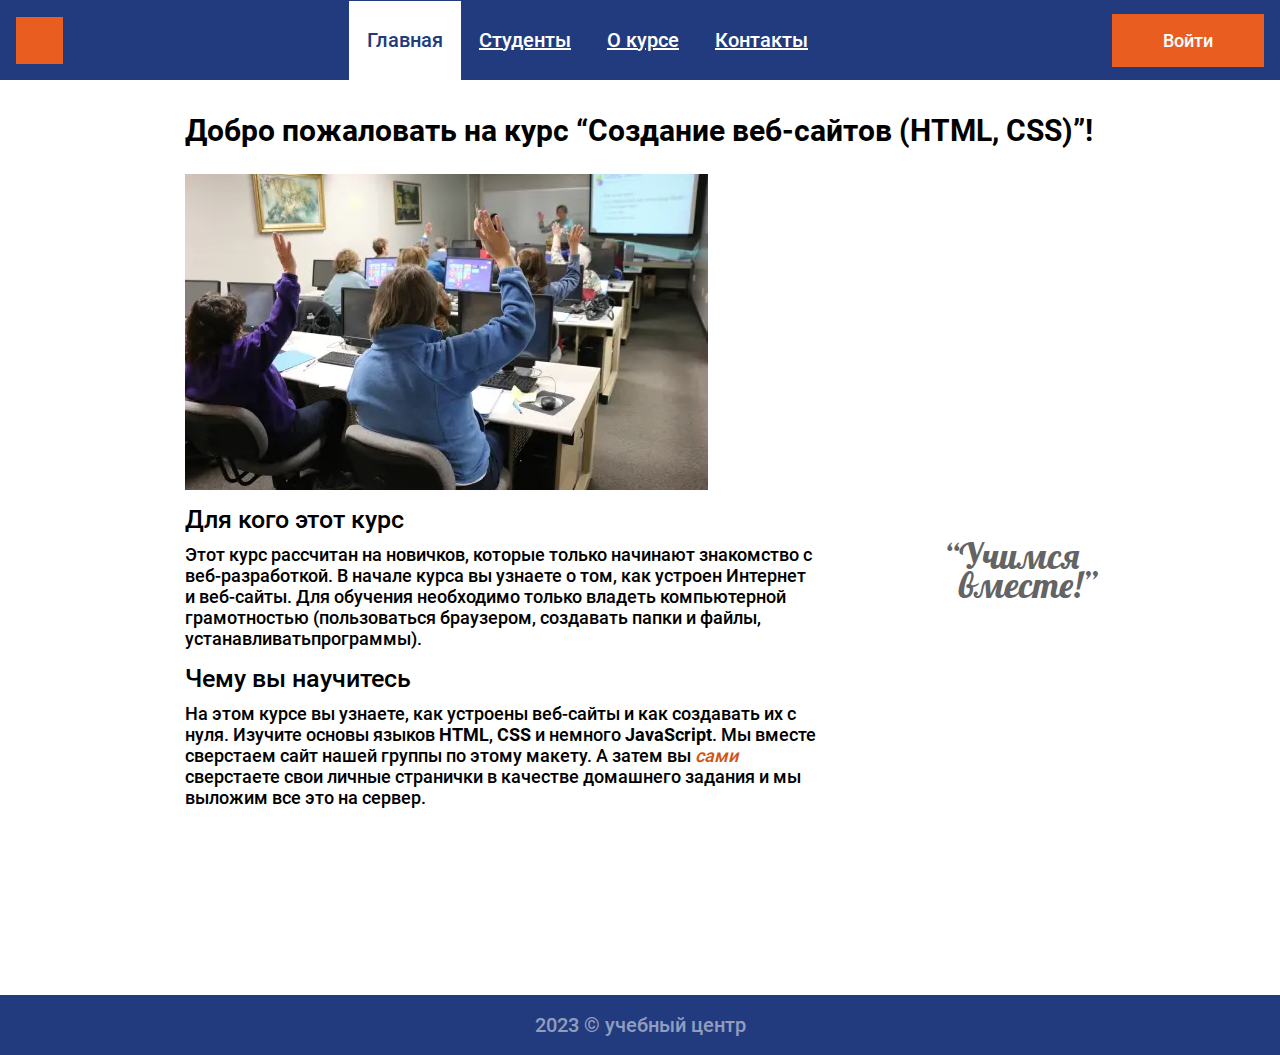
<file: index.html>
<!DOCTYPE html>
<html lang="ru">
    <head>
    <meta charset="UTF-8">
    <meta http-equiv="X-UA-Compatible" content="IE=edge">
    <meta name="viewport" content="width=device-width, initial-scale=1.0">
    <link rel="stylesheet" href="css/style.min.css?_v=20230409160709">
    <title>Main</title>
    <link rel="icon" href="img/icons8-дэдпул.svg" type="image/svg+xml">
</head>
<body>
    <div class="wrapper">
        <header class="header"> 
    <a href="index.html" class="header__logo"><img src="img/logo.svg" alt="логотип"></a>
    <nav class="header__menu menu">
        <div class="menu__body">
            <ul class="menu__list">
                <li><a href="index.html" class="menu__link _active">Главная</a></li>
                <li><a href="students.html" class="menu__link">Студенты</a></li>
                <li><a href="about.html" class="menu__link">О курсе</a></li>
                <li><a href="contacts.html" class="menu__link">Контакты</a></li>
            </ul>                    
        </div>            
    </nav>
    <a href="#" class="header__button btn js-popup-btn">Войти</a>
    <button class="icon-menu"><span></span></button>   
</header>
        <main>
            <section class="main">
                <div class="main__container">
                    <h1 class="main__title">Добро пожаловать на курс “Создание веб-сайтов (HTML, CSS)”!</h1>
                    <picture><source srcset="img/class2.webp" type="image/webp"><img class="main__image" src="img/class2.jpg" alt="главная"></picture>
                    <div class="main__content"> 
                        <h2 class="main__subtitle">Для кого этот курс</h2>
                        <p class="main__text">Этот курс рассчитан на новичков, которые только начинают знакомство с веб-разработкой. В начале курса вы узнаете о том, как устроен Интернет и веб-сайты. 
                        Для обучения необходимо только владеть компьютерной грамотностью (пользоваться браузером, создавать папки и файлы, устанавливатьпрограммы).</p>
                        <h2 class="main__subtitle">Чему вы научитесь</h2>
                        <p class="main__text">На этом курсе вы узнаете, как устроены веб-сайты и как создавать их с нуля. Изучите основы языков <b>HTML</b>, <b>CSS</b> и немного <b>JavaScript</b>. Мы вместе сверстаем сайт нашей группы по этому макету. А затем вы <span><i>сами</i></span> сверстаете свои личные странички в качестве домашнего задания и мы выложим все это на сервер.</p>
                    </div>                  
                    <div class="main__learn">Учимся вместе!</div>   
                </div>
            </section>
        </main>
        <footer class="footer">
    <div class="footer__copy">2023 © учебный центр </div>
</footer>
        <div id="popup" class="popup">
    <div class="popup__body">
        <div class="popup__content">
            <div class="popup__title">Войти на сайт</div>
            <form  class="popup__form">
                <input class="popup__input" placeholder="Логин" type="text">
                <input class="popup__input" placeholder="Пароль" type="password">
                <button type="reset" class="popup__button btn btn_blue">Войти</button>
            </form>
            <button class="popup__close"></button>
        </div>
    </div>
</div>
        <script src="js/app.min.js?_v=20230409160709"></script>
    </div>
</body>
</html>
</file>
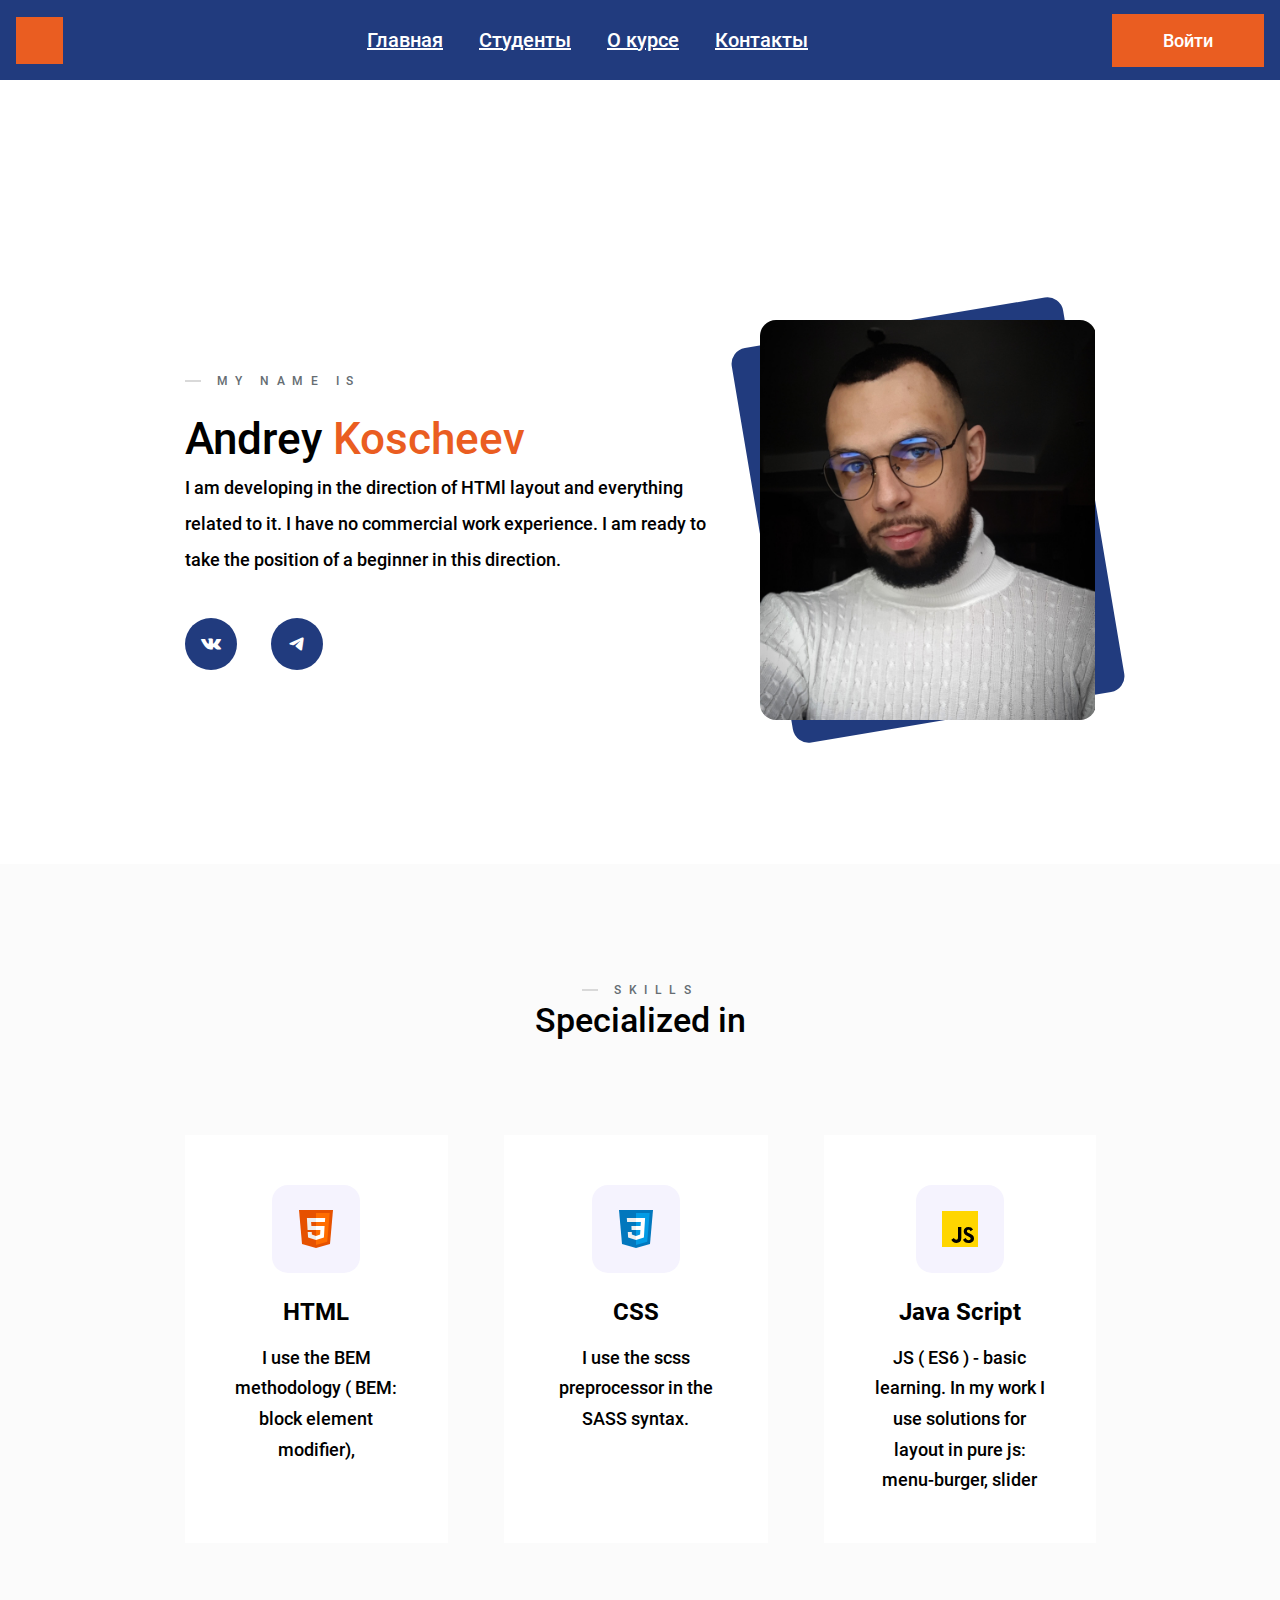
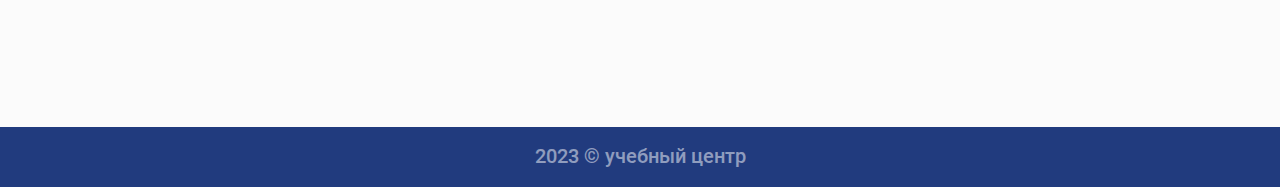
<file: about-me.html>
<!DOCTYPE html>
<html lang="ru">
  <head>
    <meta charset="UTF-8">
    <meta http-equiv="X-UA-Compatible" content="IE=edge">
    <meta name="viewport" content="width=device-width, initial-scale=1.0">
    <link rel="stylesheet" href="css/style.min.css?_v=20230409160709">
    <title>Main</title>
    <link rel="icon" href="img/icons8-дэдпул.svg" type="image/svg+xml">
</head>
  <body>
    <div class="wrapper">
      <header class="header"> 
    <a href="index.html" class="header__logo"><img src="img/logo.svg" alt="логотип"></a>
    <nav class="header__menu menu">
        <div class="menu__body">
            <ul class="menu__list">
                <li><a href="index.html" class="menu__link">Главная</a></li>
                <li><a href="students.html" class="menu__link">Студенты</a></li>
                <li><a href="about.html" class="menu__link">О курсе</a></li>
                <li><a href="contacts.html" class="menu__link">Контакты</a></li>
            </ul>                    
        </div>            
    </nav>
    <a href="#" class="header__button btn js-popup-btn">Войти</a>
    <button class="icon-menu"><span></span></button>   
</header>
      <main>
        <section class="page__main main-section">
          <div class="main-section__container">
            <div class="main-section__content">
              <div class="main-section__subtitle subtitle">MY NAME IS</div>
              <h1 class="main-section__title title">
                Andrey<span> Koscheev</span>
              </h1>
              <div class="main-section__text">
                I am developing in the direction of HTMl layout and everything
                related to it. I have no commercial work experience. I am ready
                to take the position of a beginner in this direction.
              </div>
              <div class="main-section__social social">
                <ul class="social__list">
                  <li>
                    <a
                      target="_blank"
                      class="social__link icon-vk"
                      href="https://vk.com/feed"
                    ></a>
                  </li>
                  <li>
                    <a
                      target="_blank"
                      class="social__link icon-telegram"
                      href="https://t.me/AndreyKoscheev1993"
                    ></a>
                  </li>
                </ul>
              </div>
            </div>
            <div class="main-section__decor decor-main-section">
              <div class="decor-main-section__box">
                <div class="decor-main-section__image">
                  <img
                    class="decor-main-section__picture"
                    src="img/IMG_20230131_124856_028 (1).jpg"
                    alt="фото"
                  />
                </div>
              </div>
            </div>
          </div>
        </section>
        <section class="specialized">
          <div class="specialized__container">
            <div class="specialized__subtitle subtitle">Skills</div>
            <h2 class="specialized__title title">Specialized in</h2>
            <div class="specialized__columns">
              <div class="specialized__items">
                <div class="specialized__item item-specialized">
                  <div class="item-specialized__icon">
                    <img src="img/icons8-html-5.svg" alt="" />
                  </div>
                  <div class="item-specialized__title">HTML</div>
                  <div class="item-specialized__text">
                    I use the BEM methodology ( BEM: block element modifier),
                  </div>
                </div>
                <div class="specialized__item item-specialized">
                  <div class="item-specialized__icon">
                    <img src="img/icons8-css3.svg" alt="" />
                  </div>
                  <div class="item-specialized__title">CSS</div>
                  <div class="item-specialized__text">
                    I use the scss preprocessor in the SASS syntax.
                  </div>
                </div>
                <div class="specialized__item item-specialized">
                  <div class="item-specialized__icon">
                    <img src="img/icons8-javascript.svg" alt="" />
                  </div>
                  <div class="item-specialized__title">Java Script</div>
                  <div class="item-specialized__text">
                    JS ( ES6 ) - basic learning. In my work I use solutions for
                    layout in pure js: menu-burger, slider (swiper.js ), tabs,
                    spoiler, star-rating, mouseparallaxeffect.
                  </div>
                </div>
              </div>
            </div>
          </div>
        </section>
      </main>
      <footer class="footer">
    <div class="footer__copy">2023 © учебный центр </div>
</footer> <div id="popup" class="popup">
    <div class="popup__body">
        <div class="popup__content">
            <div class="popup__title">Войти на сайт</div>
            <form  class="popup__form">
                <input class="popup__input" placeholder="Логин" type="text">
                <input class="popup__input" placeholder="Пароль" type="password">
                <button type="reset" class="popup__button btn btn_blue">Войти</button>
            </form>
            <button class="popup__close"></button>
        </div>
    </div>
</div>
      <script src="js/app.min.js?_v=20230409160709"></script>
    </div>
  </body>
</html>
</file>
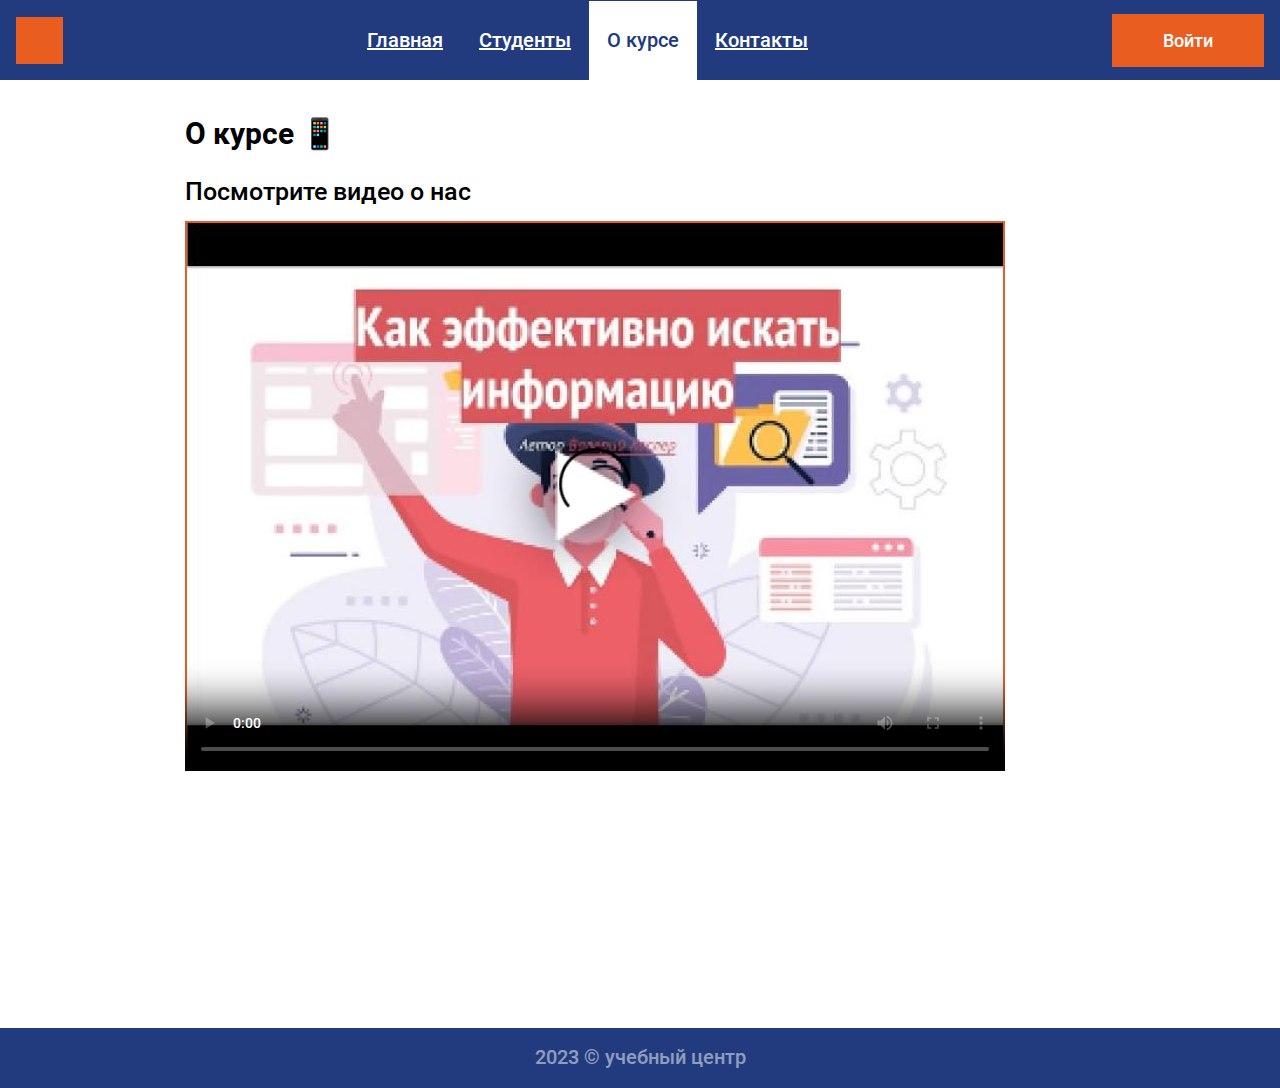
<file: about.html>
<!DOCTYPE html>
<html lang="en">
    <head>
    <meta charset="UTF-8">
    <meta http-equiv="X-UA-Compatible" content="IE=edge">
    <meta name="viewport" content="width=device-width, initial-scale=1.0">
    <link rel="stylesheet" href="css/style.min.css?_v=20230409160709">
    <title>About</title>
    <link rel="icon" href="img/icons8-дэдпул.svg" type="image/svg+xml">
</head>
<body>
    <div class="wrapper">
        <header class="header"> 
    <a href="index.html" class="header__logo"><img src="img/logo.svg" alt="логотип"></a>
    <nav class="header__menu menu">
        <div class="menu__body">
            <ul class="menu__list">
                <li><a href="index.html" class="menu__link ">Главная</a></li>
                <li><a href="students.html" class="menu__link">Студенты</a></li>
                <li><a href="about.html" class="menu__link _active">О курсе</a></li>
                <li><a href="contacts.html" class="menu__link">Контакты</a></li>
            </ul>                    
        </div>            
    </nav>
    <a href="#" class="header__button btn js-popup-btn">Войти</a>
    <button class="icon-menu"><span></span></button>   
</header>
        <main>
            <section class="about">
                <div class="about__container">
                    <h2 class="about__title">О курсе 📱</h2>
                    <div class="about__video-block video-block-about">
                        <h3 class="video-block-about__title">Посмотрите видео о нас</h3>
                        <video class="video-block-about__video" poster="img/video1.jpg" controls src="#"></video>
                    </div>
                </div>           
            </section>
        </main>
        <footer class="footer">
    <div class="footer__copy">2023 © учебный центр </div>
</footer>
        <div id="popup" class="popup">
    <div class="popup__body">
        <div class="popup__content">
            <div class="popup__title">Войти на сайт</div>
            <form  class="popup__form">
                <input class="popup__input" placeholder="Логин" type="text">
                <input class="popup__input" placeholder="Пароль" type="password">
                <button type="reset" class="popup__button btn btn_blue">Войти</button>
            </form>
            <button class="popup__close"></button>
        </div>
    </div>
</div>
        <script src="js/app.min.js?_v=20230409160709"></script>
    </div>
</body>
</html>
</file>
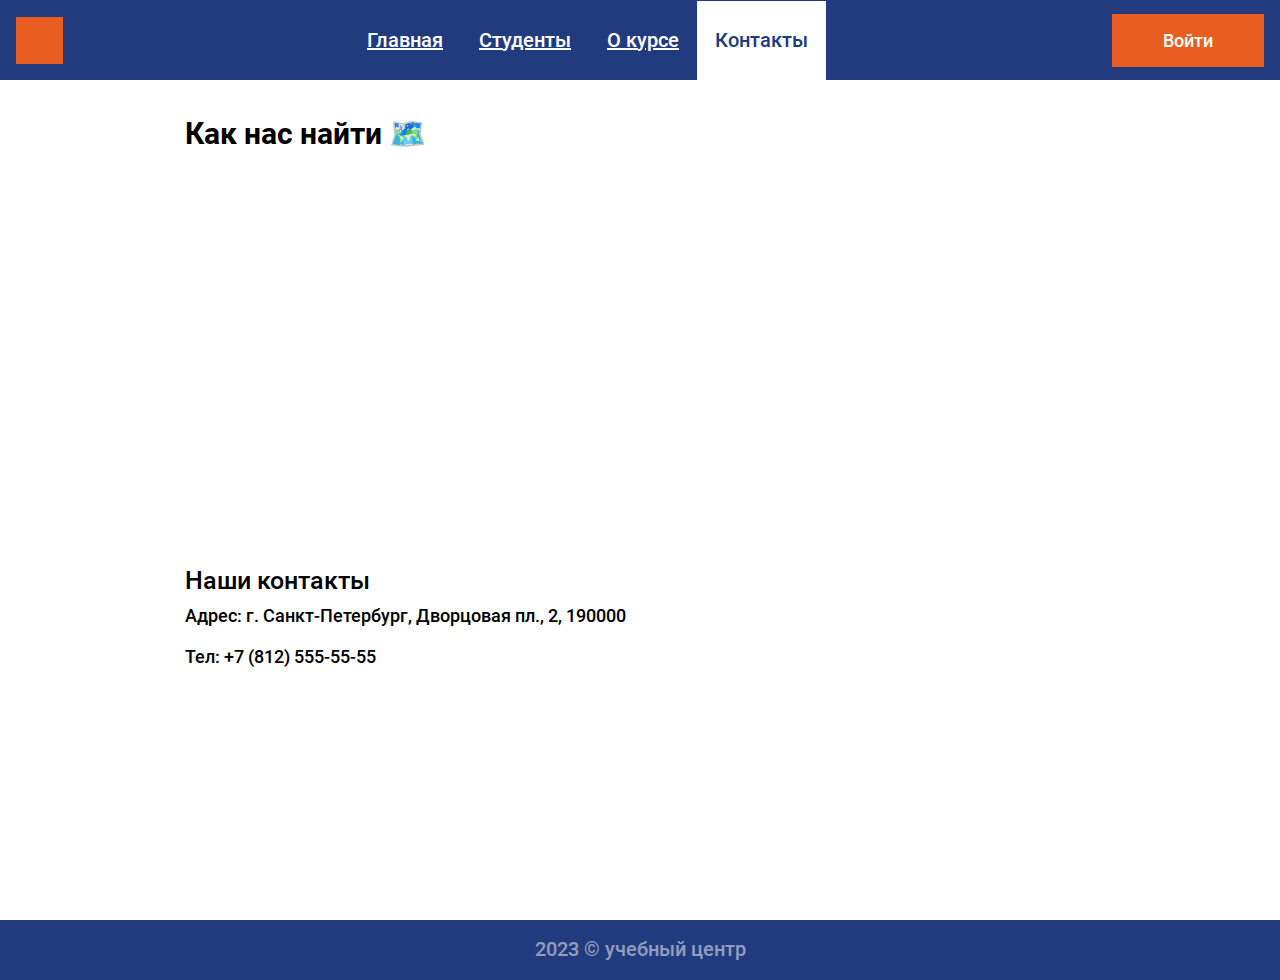
<file: contacts.html>
<!DOCTYPE html>
<html lang="en">
    <head>
    <meta charset="UTF-8">
    <meta http-equiv="X-UA-Compatible" content="IE=edge">
    <meta name="viewport" content="width=device-width, initial-scale=1.0">
    <link rel="stylesheet" href="css/style.min.css?_v=20230409160709">
    <title>Contacts</title>
    <link rel="icon" href="img/icons8-дэдпул.svg" type="image/svg+xml">
</head>
<body>
    <div class="wrapper">
        <header class="header"> 
    <a href="index.html" class="header__logo"><img src="img/logo.svg" alt="логотип"></a>
    <nav class="header__menu menu">
        <div class="menu__body">
            <ul class="menu__list">
                <li><a href="index.html" class="menu__link ">Главная</a></li>
                <li><a href="students.html" class="menu__link">Студенты</a></li>
                <li><a href="about.html" class="menu__link">О курсе</a></li>
                <li><a href="contacts.html" class="menu__link _active">Контакты</a></li>
            </ul>                    
        </div>            
    </nav>
    <a href="#" class="header__button btn js-popup-btn">Войти</a>
    <button class="icon-menu"><span></span></button>   
</header>
        <main>
            <section class="contacts">
                 <div class="contacts__container">
                    <div class="contacts__title">Как нас найти 🗺️️</div>
                    <iframe class="contacts__map" src="https://www.google.com/maps/embed?pb=!1m18!1m12!1m3!1d152124.39857875436!2d30.419122807649725!3d59.93606710400361!2m3!1f0!2f0!3f0!3m2!1i1024!2i768!4f13.1!3m3!1m2!1s0x4696378cc74a65ed%3A0x6dc7673fab848eff!2z0KHQsNC90LrRgi3Qn9C10YLQtdGA0LHRg9GA0LM!5e0!3m2!1sru!2sru!4v1677595099062!5m2!1sru!2sru" height="370px" allowfullscreen="" loading="lazy" referrerpolicy="no-referrer-when-downgrade"></iframe>
                    <div class="contacts__our-contacts">Наши контакты</div>
                    <div class="contacts__adress">Адрес: г. Санкт-Петербург, Дворцовая пл., 2, 190000</div>
                    <a class="contacts__tel" href="#" type="tel">Тел: +7 (812) 555-55-55</a>
                 </div>
            </section>
        </main>
        <footer class="footer">
    <div class="footer__copy">2023 © учебный центр </div>
</footer>
        <div id="popup" class="popup">
    <div class="popup__body">
        <div class="popup__content">
            <div class="popup__title">Войти на сайт</div>
            <form  class="popup__form">
                <input class="popup__input" placeholder="Логин" type="text">
                <input class="popup__input" placeholder="Пароль" type="password">
                <button type="reset" class="popup__button btn btn_blue">Войти</button>
            </form>
            <button class="popup__close"></button>
        </div>
    </div>
</div>
        <script src="js/app.min.js?_v=20230409160709"></script>
    </div>
</body>
</html>
</file>
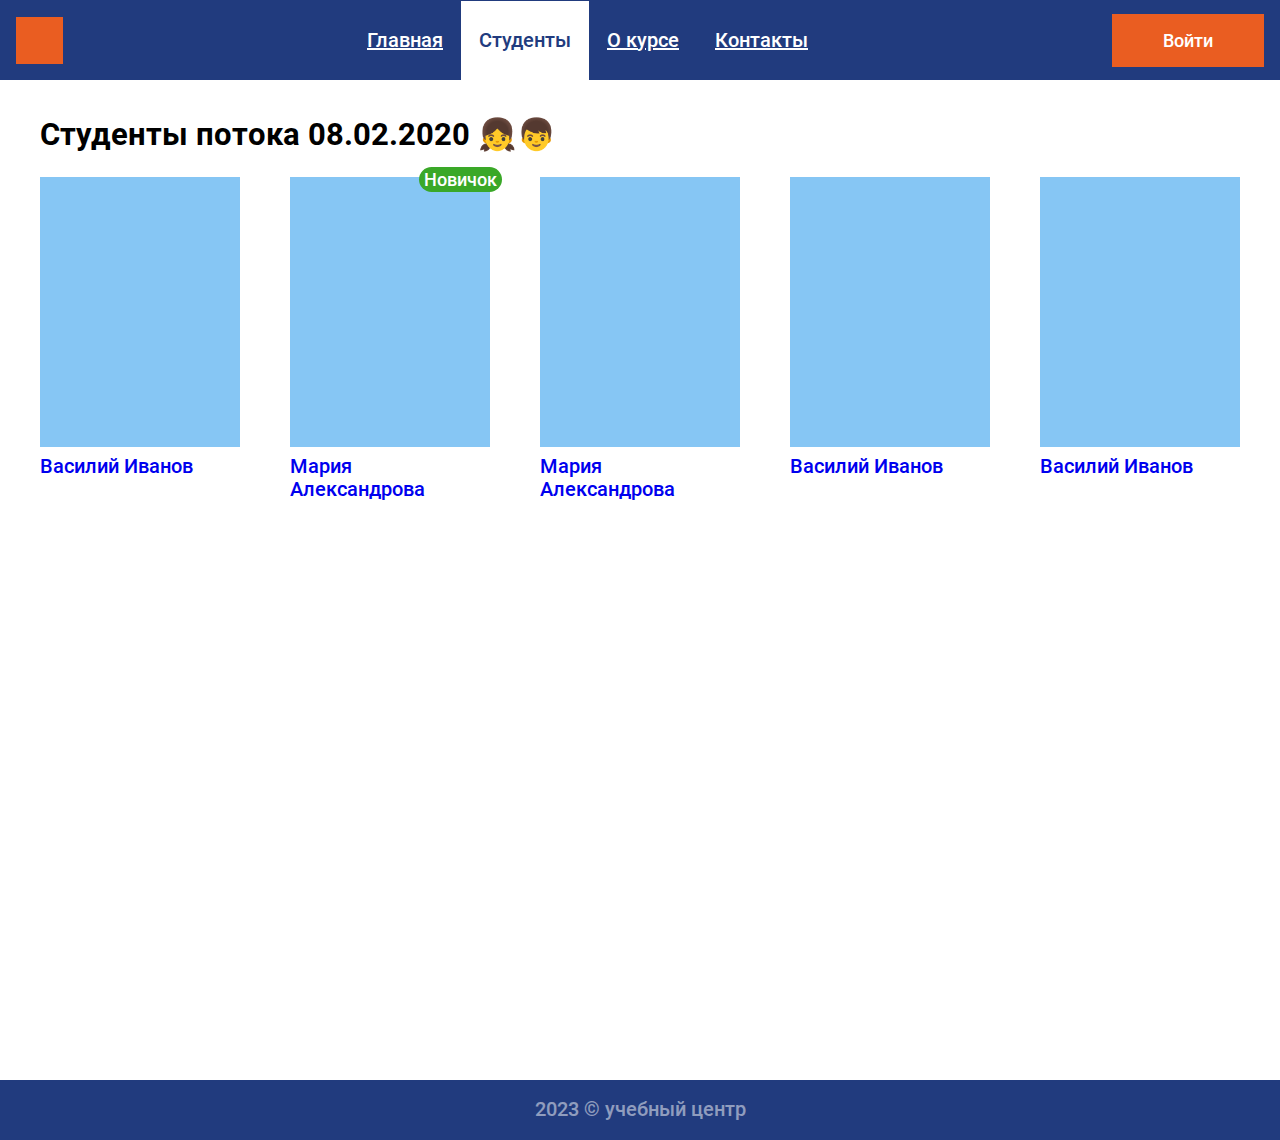
<file: students.html>
<!DOCTYPE html>
<html lang="en">
    <head>
    <meta charset="UTF-8">
    <meta http-equiv="X-UA-Compatible" content="IE=edge">
    <meta name="viewport" content="width=device-width, initial-scale=1.0">
    <link rel="stylesheet" href="css/style.min.css?_v=20230409160709">
    <title>Students</title>
    <link rel="icon" href="img/icons8-дэдпул.svg" type="image/svg+xml">
</head>
<body>
    <div class="wrapper">
        <header class="header"> 
    <a href="index.html" class="header__logo"><img src="img/logo.svg" alt="логотип"></a>
    <nav class="header__menu menu">
        <div class="menu__body">
            <ul class="menu__list">
                <li><a href="index.html" class="menu__link ">Главная</a></li>
                <li><a href="students.html" class="menu__link _active">Студенты</a></li>
                <li><a href="about.html" class="menu__link">О курсе</a></li>
                <li><a href="contacts.html" class="menu__link">Контакты</a></li>
            </ul>                    
        </div>            
    </nav>
    <a href="#" class="header__button btn js-popup-btn">Войти</a>
    <button class="icon-menu"><span></span></button>   
</header>
        <main>
            <section class="students">
                <div class="students__wrapper">
                    <h2 class="students__title">Студенты потока 08.02.2020</h2>
                    <div class="students__body">
                        <a href="about-me.html" class="students__item">
                            <div class="students__photo"></div>
                            <div class="students__name">Василий Иванов</div>
                        </a>
                        <a href="about-me.html" class="students__item">
                            <div class="students__photo"><span class="students__status">Новичок</span></div>
                            <div class="students__name">Мария 
                                Александрова</div>
                        </a>
                        <a href="about-me.html" class="students__item">
                            <div class="students__photo"></div>
                            <div class="students__name">Мария 
                                Александрова</div>
                        </a>
                        <a href="about-me.html" class="students__item">
                            <div class="students__photo"></div>
                            <div class="students__name">Василий Иванов</div>
                        </a>
                        <a href="about-me.html" class="students__item">
                            <div class="students__photo"></div>
                            <div class="students__name">Василий Иванов</div>
                        </a>
                    </div>
                </div>              
            </section>
        </main>
        <footer class="footer">
    <div class="footer__copy">2023 © учебный центр </div>
</footer>
        <div id="popup" class="popup">
    <div class="popup__body">
        <div class="popup__content">
            <div class="popup__title">Войти на сайт</div>
            <form  class="popup__form">
                <input class="popup__input" placeholder="Логин" type="text">
                <input class="popup__input" placeholder="Пароль" type="password">
                <button type="reset" class="popup__button btn btn_blue">Войти</button>
            </form>
            <button class="popup__close"></button>
        </div>
    </div>
</div>
        <script src="js/app.min.js?_v=20230409160709"></script>
    </div>
</body>
</html>
</file>
<file: css/style.min.css>
@charset "UTF-8";@font-face{font-family:icomoon;font-display:swap;src:url(../fonts/icomoon.woff2) format("woff2"),url(../fonts/icomoon.woff) format("woff");font-weight:400;font-style:normal}@font-face{font-family:Lobster;font-display:swap;src:url(../fonts/Lobster-Regular.woff2) format("woff2"),url(../fonts/Lobster-Regular.woff) format("woff");font-weight:400;font-style:normal}@font-face{font-family:Roboto;font-display:swap;src:url(../fonts/Roboto-Bold.woff2) format("woff2"),url(../fonts/Roboto-Bold.woff) format("woff");font-weight:700;font-style:normal}@font-face{font-family:Roboto;font-display:swap;src:url(../fonts/Roboto-Medium.woff2) format("woff2"),url(../fonts/Roboto-Medium.woff) format("woff");font-weight:500;font-style:normal}*{padding:0;margin:0;border:0}*,:after,:before{box-sizing:border-box}:active,:focus{outline:0}a:active,a:focus{outline:0}aside,footer,header,nav{display:block}body,html{height:100%;width:100%;font-size:100%;line-height:1;font-size:14px;-ms-text-size-adjust:100%;-moz-text-size-adjust:100%;-webkit-text-size-adjust:100%}button,input,textarea{font-family:inherit}input::-ms-clear{display:none}button{cursor:pointer}button::-moz-focus-inner{padding:0;border:0}a,a:visited{text-decoration:none}ul li{list-style:none}img{vertical-align:top}h1,h2,h3,h4,h5,h6{font-size:inherit;font-weight:inherit}.header{background-color:#213b7e;min-height:80px;padding:0 16px;display:flex;justify-content:space-between;align-items:center;color:#fff}.header__logo{z-index:3}.menu__link{text-decoration:underline;font-size:20px;line-height:23px;font-weight:400;color:inherit;display:inline-block;position:relative;z-index:2;padding:28px 18px}.icon-menu._active{background-color:rgba(27,35,39,.8)}.icon-menu._active span{transform:scale(0) translate(0,-50%)}.icon-menu._active::before{top:50%;transform:rotate(-45deg) translate(0,-50%)}.icon-menu._active::after{bottom:50%;transform:rotate(45deg) translate(0,50%)}.icon-menu{display:none;background-color:inherit}.footer{background-color:#213b7e;height:60px;display:flex;align-items:center;justify-content:center}.footer__copy{font-size:20px;line-height:23px;color:rgba(255,255,255,.5)}.students{padding-top:37px;padding-bottom:579px}.students__wrapper{max-width:1230px;margin:0 auto;padding:0 15px}.students__title{font-weight:700;font-size:31px;font-size:31px;line-height:116.1290322581%;margin-bottom:24px}.students__title::after{content:" 👧👦"}.students__body{display:grid;gap:50px;grid-template-columns:repeat(auto-fit,minmax(200px,1fr))}.students__item{justify-self:center}.students__photo{height:270px;width:200px;background-color:#86c6f4;margin-bottom:8px;position:relative}.students__status{font-weight:400;font-size:18px;line-height:21px;display:flex;align-items:center;color:#fff;background:#3aa828;padding:2px 5px;border-radius:20px;position:absolute;right:-12px;top:-10px}.students__name{font-weight:400;font-size:20px;line-height:23px}.about{padding-top:37px;padding-bottom:253px}.about__title{font-weight:700;font-size:30px;font-size:30px;line-height:116.6666666667%;margin-bottom:25px}.video-block-about__title{font-size:25px;line-height:29px;margin-bottom:15px}.video-block-about__video{max-width:100%}.contacts{padding-top:37px;padding-bottom:253px}.contacts__title{font-weight:700;font-size:30px;font-size:30px;line-height:116.6666666667%;margin-bottom:25px}.contacts__map{margin-bottom:15px;transform:translateX(-14%);position:relative;width:1268px}.contacts__our-contacts{font-size:25px;line-height:29px;margin-bottom:10px}.contacts__tel{color:inherit}.contacts__adress{margin-bottom:20px}.popup{position:fixed;width:100%;height:100%;top:0;left:0;background-color:rgba(0,0,0,.7);opacity:0;visibility:hidden;transition:all .5s ease 0s;z-index:51}.popup.open{opacity:1;visibility:visible}.popup.open .popup__content{transform:perspective(300px) translate(0,0) rotateX(0);opacity:1}.popup__body{display:flex;align-items:center;justify-content:center;min-height:100%;padding:30px 20px}.popup__content{background:#fff;border:1px solid #213b7e;filter:drop-shadow(5px 5px 4px rgba(0, 0, 0, .25));padding:28px 28px 56px 28px;display:grid;justify-items:center;position:relative;opacity:0;transform:perspective(300px) translate(0,-100%) rotateX(45deg);transition:all .5s ease 0s}.popup__title{font-size:24px;line-height:116.6666666667%;margin-bottom:36px}.popup__form{display:flex;flex-direction:column;gap:56px;align-items:center}.popup__input{border:1px solid grey;width:444px;height:55px;padding:14px}.popup__input::-moz-placeholder{font-size:24px;line-height:28px;color:grey}.popup__input::placeholder{font-size:24px;line-height:28px;color:grey}.popup__close{width:30px;height:18px;position:relative;position:absolute;top:15px;right:15px;background-color:inherit}.popup__close::after,.popup__close::before{content:"";position:absolute;left:0;width:100%;height:10%;background-color:#213b7e}.popup__close::before{top:50%;transform:rotate(-45deg) translate(0,-50%)}.popup__close::after{bottom:50%;transform:rotate(45deg) translate(0,50%)}.main-section{padding-top:240px;padding-bottom:144px}.main-section__container{display:flex;align-items:center;gap:40px}.main-section__content{flex:1 1 auto;display:flex;flex-direction:column;gap:20px}.main-section__subtitle:not(:last-child){margin-bottom:16px!important}.main-section__title{font-size:44px!important}.main-section__title span{color:#ea5d21}.main-section__text{font-weight:400;line-height:2;max-width:538px}.main-section__text:not(:last-child){margin-bottom:20px}.decor-main-section{flex:0 0 336px}.decor-main-section__box{position:relative;padding-bottom:119%}.decor-main-section__box::after,.decor-main-section__box::before{content:"";position:absolute;top:0;left:0;width:100%;height:100%;border-radius:16px}.decor-main-section__box::before{z-index:1;background-color:#213b7e;border-radius:16px;transform:rotate(-9.55deg)}.decor-main-section__image{position:absolute;width:100%;height:100%;top:0;left:0;border-radius:16px;overflow:hidden;transition:all .5s ease 0s}.decor-main-section__picture{z-index:3;transition:all .5s ease 0s;position:absolute;bottom:0;left:0;max-width:100%}.social__list{display:flex;gap:34px}.social__link{color:inherit;font-size:24px;transition:color .3s ease 0s;width:52px;height:52px;display:flex;align-items:center;justify-content:center;border-radius:50%;background-color:#213b7e;color:#fff;transition:all .5s ease 0s}.social__link:hover{color:#ea5d21}.specialized{padding-top:114px;padding-bottom:184px;background:#fbfbfb}.specialized__container{display:flex;flex-direction:column;align-items:center}.specialized__title{margin-bottom:104px;font-size:34px}.specialized__items{display:flex;gap:56px}.specialized__item{flex:0 1 33.333%;background:#fff;padding:50px}.item-specialized{display:flex;flex-direction:column;align-items:center}.item-specialized:nth-child(3) .item-specialized__text{height:150px;overflow:auto}.item-specialized__icon{background:#f5f3fe;border-radius:16px;padding:20px}.item-specialized__icon:not(:last-child){margin-bottom:24px}.item-specialized__title{text-align:center;font-weight:700;font-family:roboto;line-height:1.25;font-size:24px}.item-specialized__title:not(:last-child){margin-bottom:16px}.item-specialized__text{text-align:center;font-size:18px;line-height:1.7;font-weight:500}@font-face{font-family:icomoon;font-display:swap;src:url(../fonts/icomoon.woff2) format("woff2"),url(../fonts/icomoon.woff) format("woff");font-weight:400;font-style:normal}[class*=icon-]::before{font-family:icomoon;font-style:normal;font-weight:400;font-variant:normal;text-transform:none;line-height:1;-webkit-font-smoothing:antialiased;-moz-osx-font-smoothing:grayscale}[class*=icon-]::before{display:block}.icon-arrowDown:before{content:"\e903"}.icon-arrowLeft:before{content:"\e904"}.icon-arrowRight:before{content:"\e905"}.icon-arrowUp:before{content:"\e906"}.icon-attach:before{content:"\e907"}.icon-behance:before{content:"\e908"}.icon-check:before{content:"\e909"}.icon-chevronDown:before{content:"\e90a"}.icon-chevronLeft:before{content:"\e90b"}.icon-chevronRight:before{content:"\e90c"}.icon-chevronUp:before{content:"\e90d"}.icon-cross:before{content:"\e90e"}.icon-download:before{content:"\e90f"}.icon-equal:before{content:"\e910"}.icon-expand:before{content:"\e911"}.icon-external:before{content:"\e912"}.icon-facebook:before{content:"\e913"}.icon-live:before{content:"\e914"}.icon-lock:before{content:"\e915"}.icon-menu:before{content:"\e916"}.icon-play:before{content:"\e917"}.icon-star:before{content:"\e918"}.icon-telegram:before{content:"\e919"}.icon-trophy:before{content:"\e91a"}.icon-upload:before{content:"\e91b"}.icon-vc:before{content:"\e91c"}.icon-vk:before{content:"\e91d"}.icon-youtube:before{content:"\e91e"}.icon-cart:before{content:"\e900"}.icon-instagram:before{content:"\e901"}.icon-twitter:before{content:"\e902"}body{max-width:1300px;margin:0 auto;font-family:roboto;font-weight:400;font-size:18px;line-height:21px;color:#000}body.lock{overflow:hidden}.wrapper{width:100%;min-height:100%;display:flex;flex-direction:column;overflow:hidden}main{flex:1 1 auto}[class*=__container]{max-width:941px;padding:0 15px;margin:0 auto}.btn{padding:15px 51px;background-color:#ea5d21;display:flex;max-width:153px;align-items:center;justify-content:center;font-size:18px;line-height:23px;color:#fff;z-index:3;position:relative;transition:all .5s ease 0s;overflow:hidden}.btn::after{content:"";background:#fff;position:absolute;z-index:-1;width:100%;height:100%;top:0;left:-100%;transition:all .5s ease 0s}.btn:hover{color:#ea5d21}.btn:hover:after{left:0}.btn_blue:hover{color:#fff}.btn_blue::after{background-color:#213b7e}.main{padding-top:33px;margin-bottom:187px}.main__container{position:relative}.main__title{font-weight:700;font-size:30px;line-height:120%;color:#000;margin-bottom:25px}.main__image{margin-bottom:15px;max-width:100%}.main__text{max-width:634px}.main__text:not(:last-child){margin-bottom:15px}.main__text span{color:#cf5510}.main__subtitle{font-size:25px;line-height:29px;color:#000;margin-bottom:10px}.main__learn{font-family:lobster;font-size:36px;line-height:80%;color:#646464;max-width:150px;max-width:150px;display:flex;justify-content:center;position:absolute;top:429px;right:15px}.main__learn:before{content:"“"}.main__learn:after{content:"”";align-self:flex-end}.subtitle{text-transform:uppercase;display:flex;align-items:center;gap:16px;font-weight:500;font-size:12px;line-height:2;letter-spacing:7.5px;color:#656d72}.subtitle::before{content:"";width:16px;height:2px;background:#d9d9d9}.subtitle:not(:last-child){margin-bottom:8px}@media (min-width:767.98px){.menu__list{display:flex;flex-wrap:wrap}.menu__link._active{background-color:#fff;color:#213b7e;text-decoration:none}}@media (max-width:1250px){.decor-main-section{margin-right:30px}}@media (max-width:941px){.students{padding-bottom:calc(30px + 549 * ((100vw - 320px)/ 621))}.students__title{font-size:calc(24px + 7 * ((100vw - 320px)/ 621))}.students__body{gap:calc(30px + 20 * ((100vw - 320px)/ 621))}.about{padding-bottom:calc(30px + 223 * ((100vw - 320px)/ 621))}.about__title{font-size:calc(22px + 8 * ((100vw - 320px)/ 621))}.contacts{padding-bottom:calc(30px + 223 * ((100vw - 320px)/ 621))}.contacts__title{font-size:calc(22px + 8 * ((100vw - 320px)/ 621))}.contacts__map{width:calc(320px + 948 * ((100vw - 320px)/ 621))}.popup__input{width:calc(290px + 154 * ((100vw - 320px)/ 621))}.main-section{padding-top:calc(100px + 140 * ((100vw - 320px)/ 621))}.main-section{padding-bottom:calc(30px + 114 * ((100vw - 320px)/ 621))}.specialized{padding-top:calc(30px + 84 * ((100vw - 320px)/ 621))}.specialized{padding-bottom:calc(30px + 154 * ((100vw - 320px)/ 621))}.specialized__title{margin-bottom:calc(30px + 74 * ((100vw - 320px)/ 621))}.specialized__title{font-size:calc(22px + 12 * ((100vw - 320px)/ 621))}.specialized__items{gap:calc(20px + 36 * ((100vw - 320px)/ 621))}.specialized__item{padding:calc(20px + 30 * ((100vw - 320px)/ 621))}.main{margin-bottom:calc(30px + 157 * ((100vw - 320px)/ 621))}.main__title{font-size:calc(20px + 10 * ((100vw - 320px)/ 621))}.main__learn{font-size:calc(20px + 16 * ((100vw - 320px)/ 621))}.main__learn{max-width:calc(80px + 70 * ((100vw - 320px)/ 621))}}@media (max-width:830.98px){.main__content{max-width:523px}}@media (max-width:830.98px) and (max-width:941px){.main__content{max-width:calc(290px + 233 * ((100vw - 320px)/ 621))}}@media (max-width:768px){.menu__body{transition:left .3s ease 0s;position:fixed;z-index:2;top:0;left:-100%;width:100%;height:100%;overflow:auto;display:flex;padding:120px 100px;justify-content:center;text-align:center;background-color:rgba(27,35,39,.8)}.menu__body._active{left:0}.menu__body._active::before{left:0}.menu__body::before{content:"";position:fixed;width:100%;height:80px;top:0;left:-100%;z-index:2;background-color:rgba(27,35,39,.8)}.icon-menu{display:flex;justify-content:flex-end;width:30px;height:18px;position:relative;cursor:pointer;margin-left:15px;z-index:5}.icon-menu::after,.icon-menu::before{content:""}.icon-menu::before{top:0}.icon-menu::after{bottom:0}.icon-menu span,.icon-menu::after,.icon-menu::before{position:absolute;left:0;width:100%;height:10%;background-color:#fff;transition:all .3s ease 0s}.icon-menu._active span,.icon-menu._active::after,.icon-menu._active::before{background-color:#fff}.icon-menu span{top:50%;transform:scale(1) translate(0,-50%)}.main-section__container{flex-direction:column}.decor-main-section{margin-right:0}.decor-main-section__box{width:336px}.specialized__items{flex-direction:column}}@media (max-width:768px) and (max-width:941px){.decor-main-section__box{width:calc(290px + 46 * ((100vw - 320px)/ 621))}}@media (max-width:767.98px){.header__logo{flex:1 1 auto}.popup__content{padding:18px 18px 36px 18px}}@media (max-width:558.98px){.main__content{max-width:100%}.main__learn{color:#fff;right:25px;top:600px}}@media (max-width:558.98px) and (max-width:941px){.main__learn{top:calc(200px + 400 * ((100vw - 320px)/ 621))}}@media (max-width:428.98px){.contacts__map{transform:translateX(-5%)}}@media (any-hover:hover){.decor-main-section__image:hover{cursor:pointer;box-shadow:0 0 20px #000}.decor-main-section__image:hover .decor-main-section__picture{transform:scale(1.02);transition:all .5s ease 0s}}
</file>
